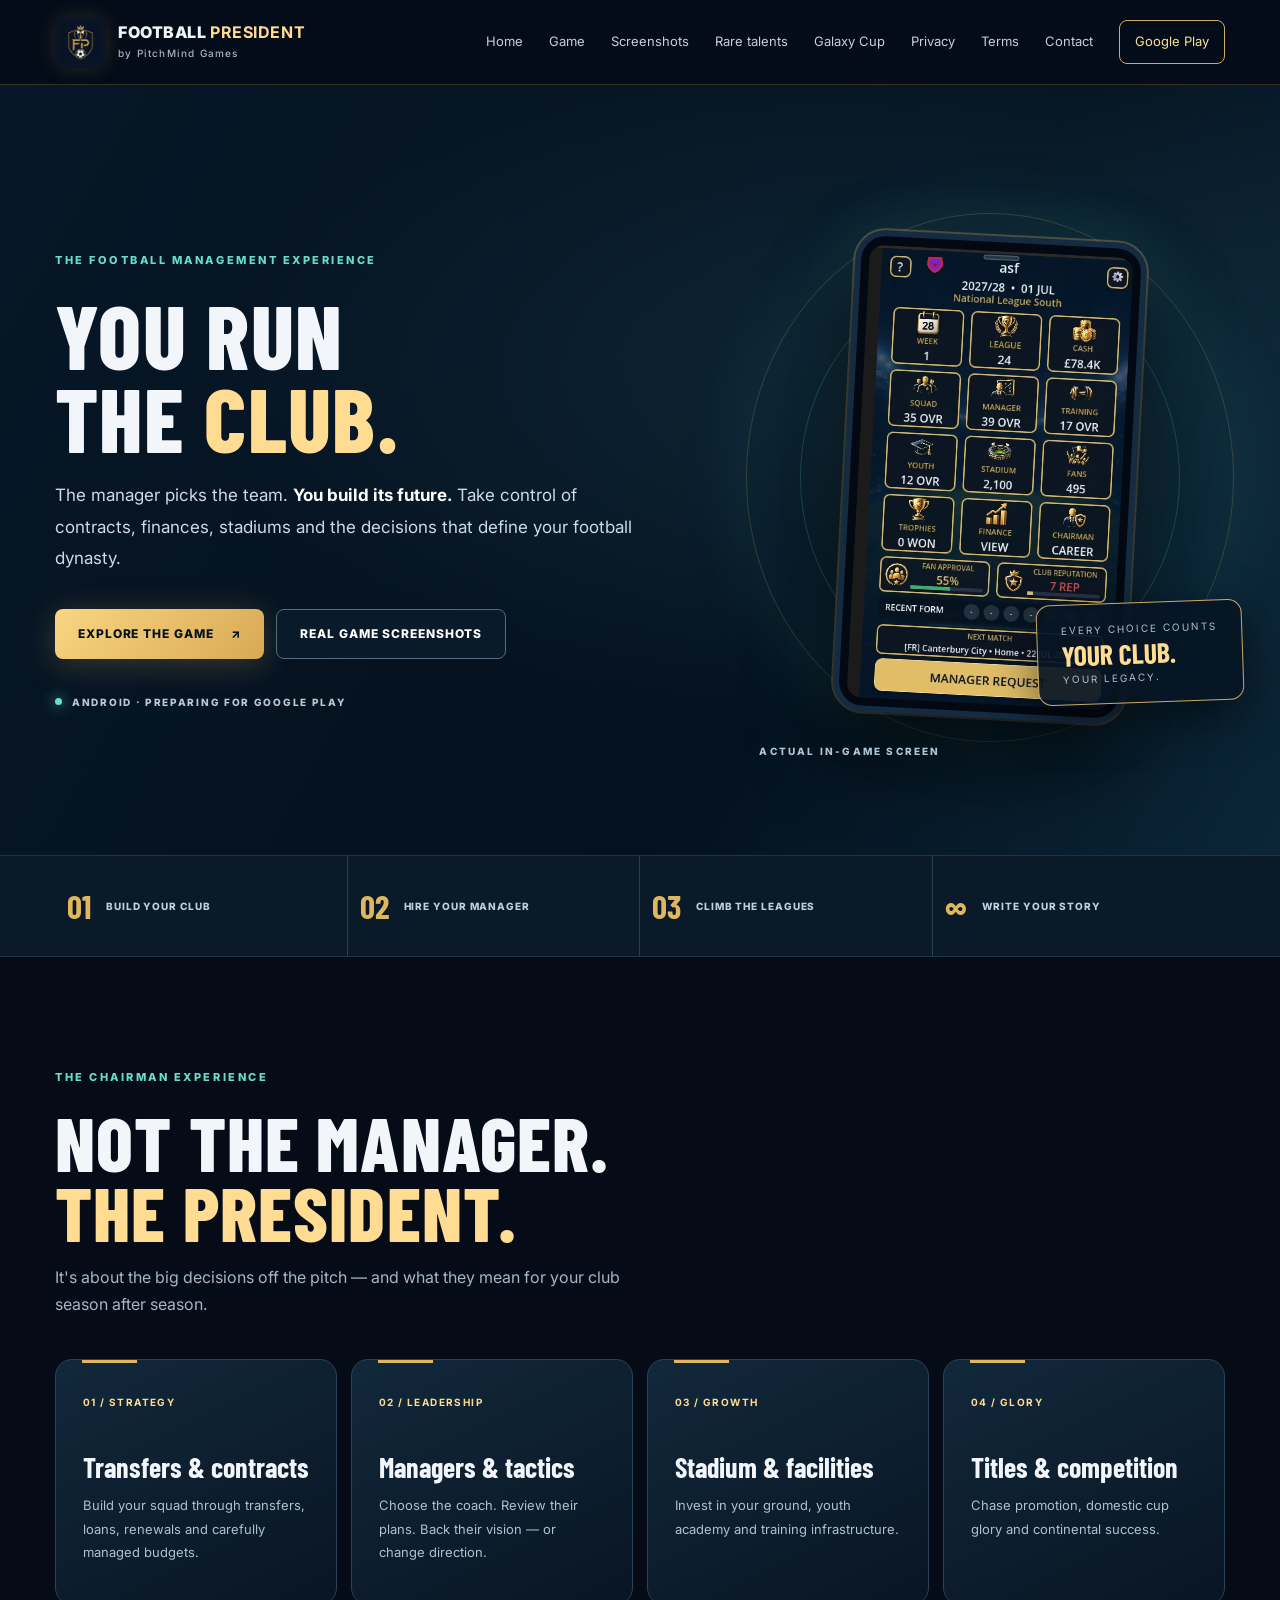
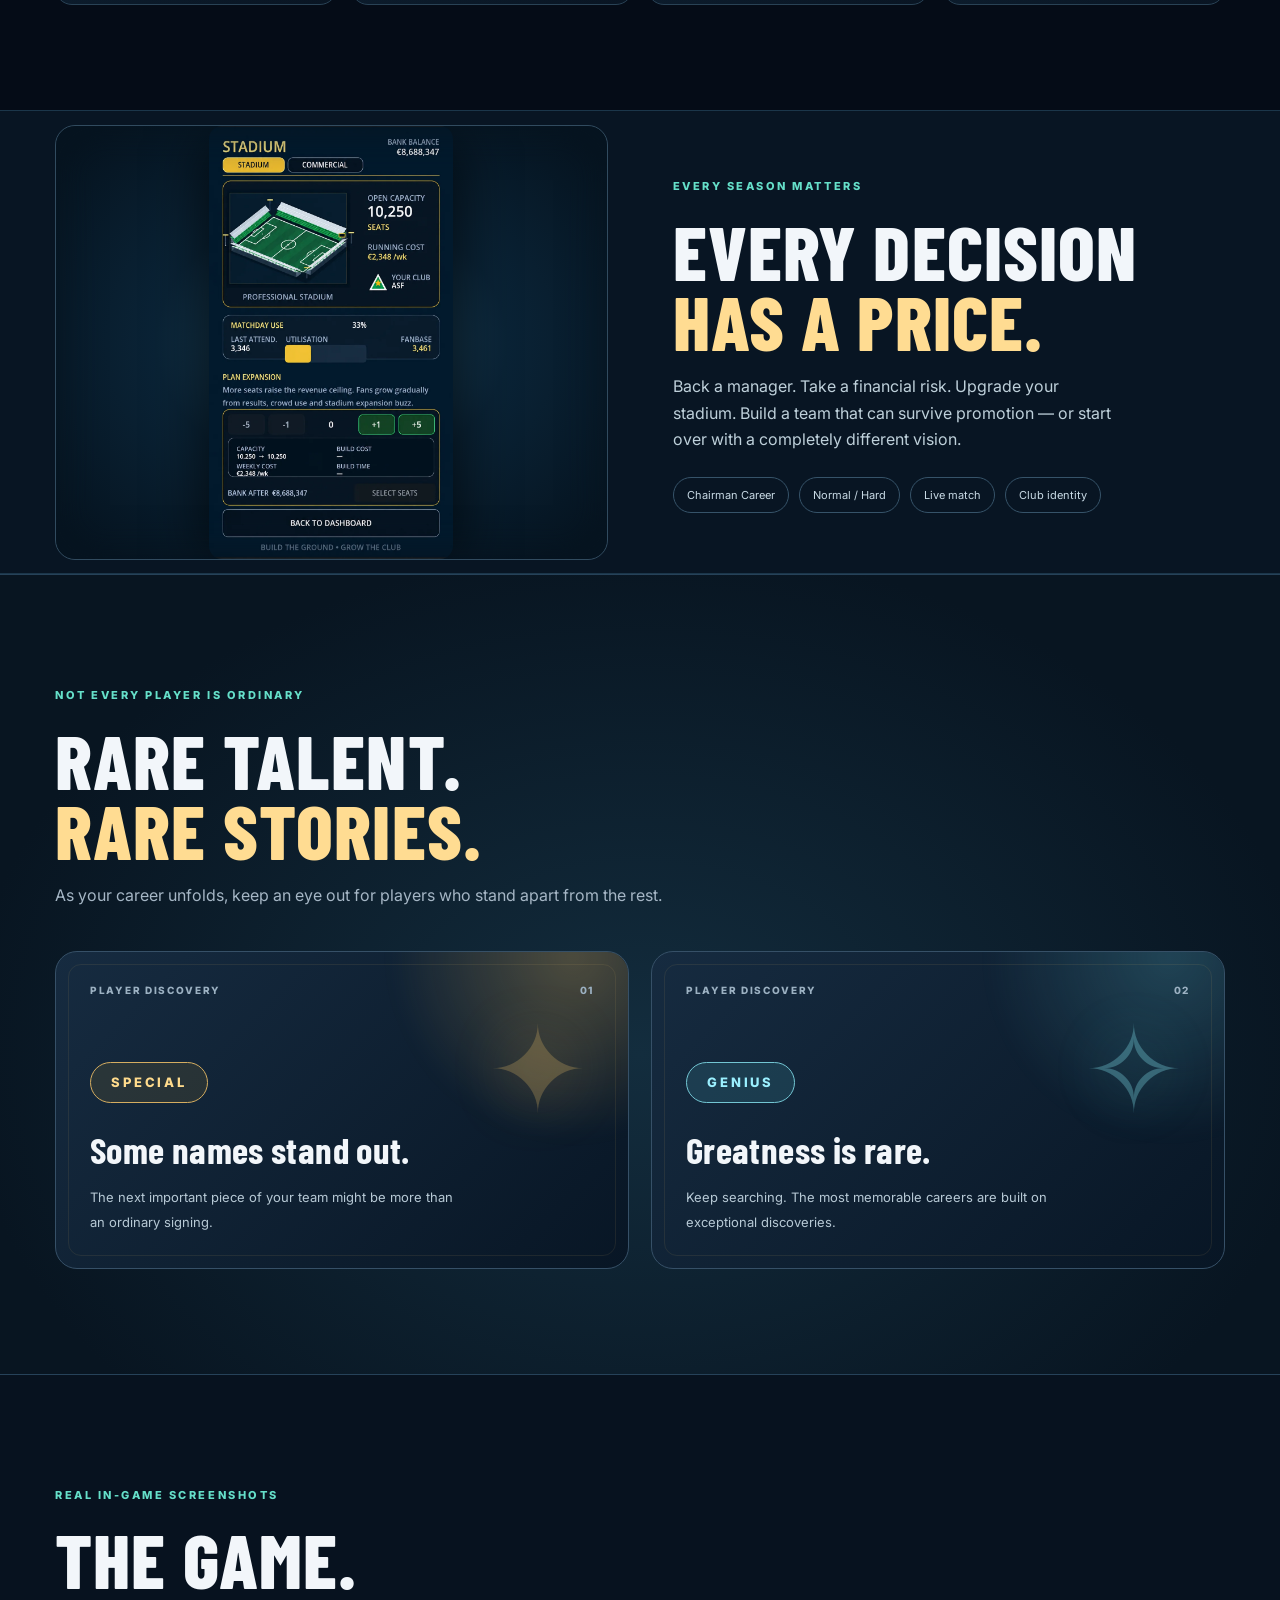
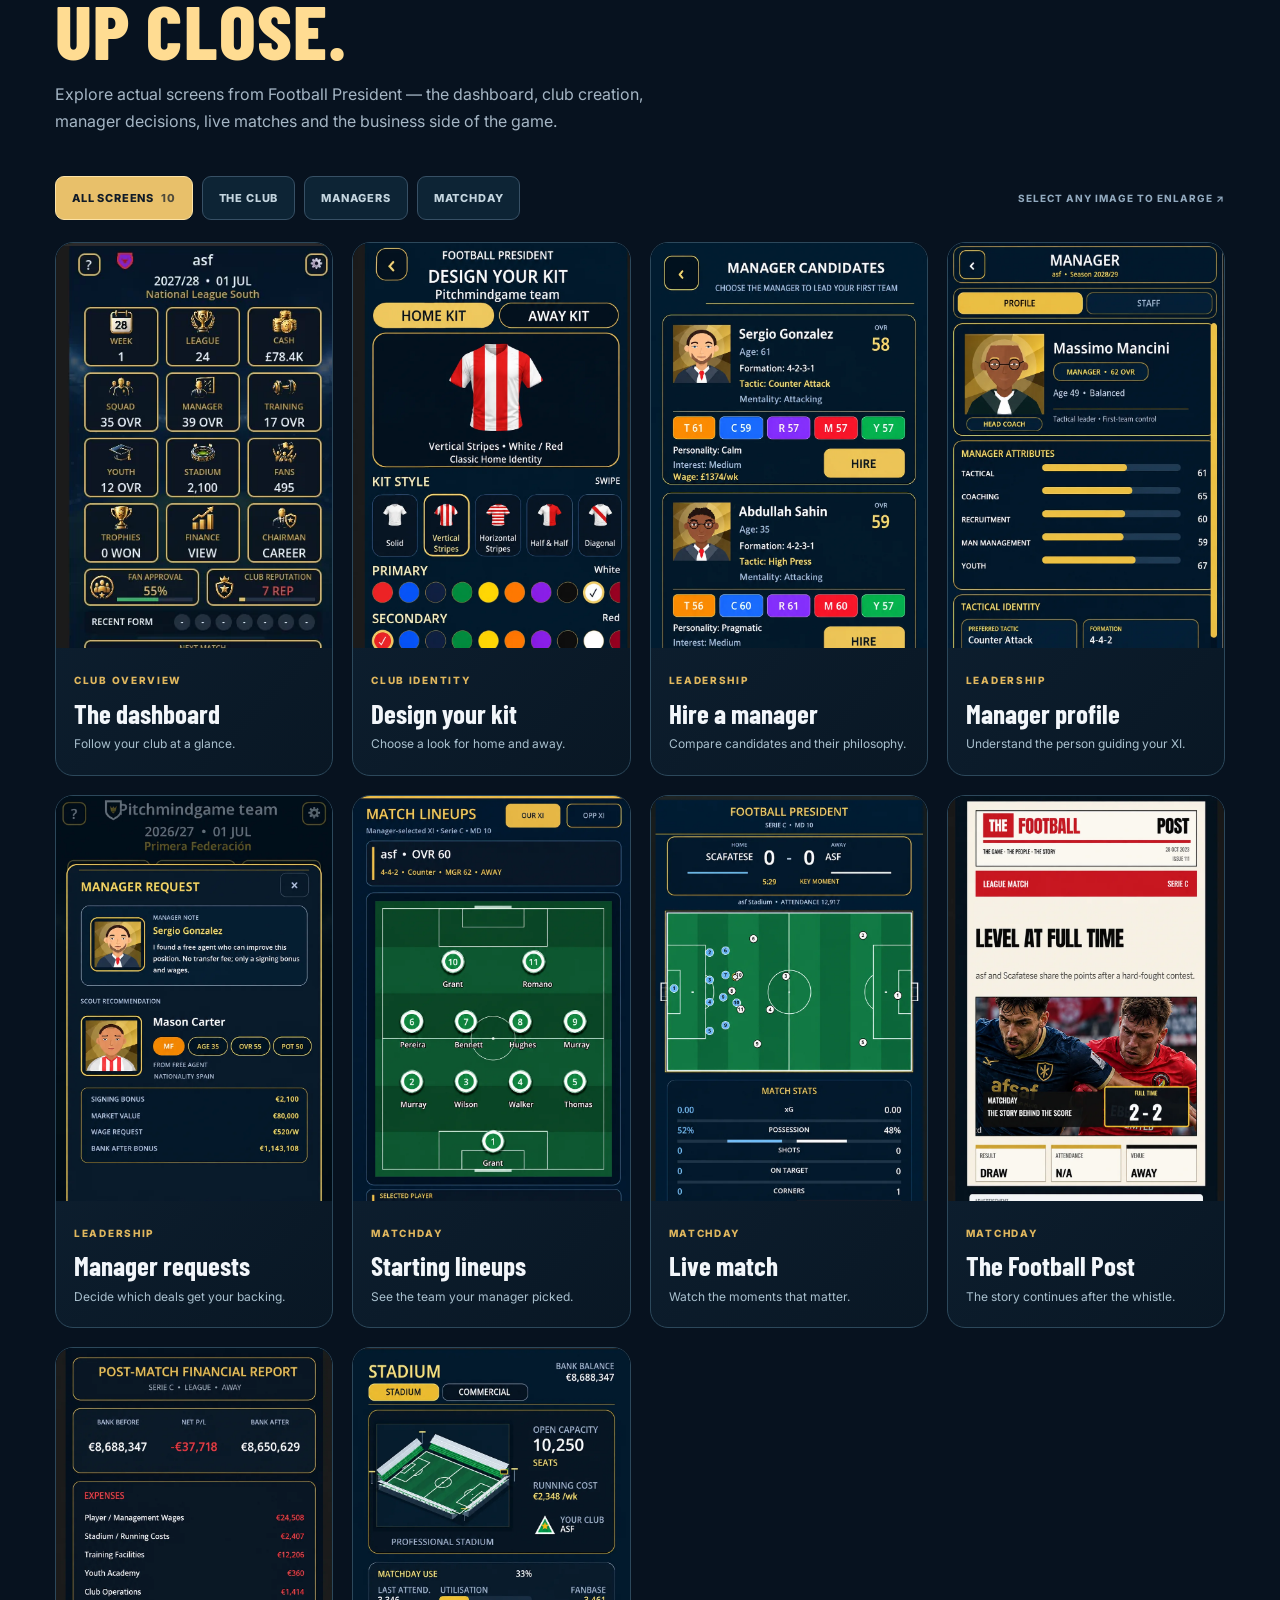
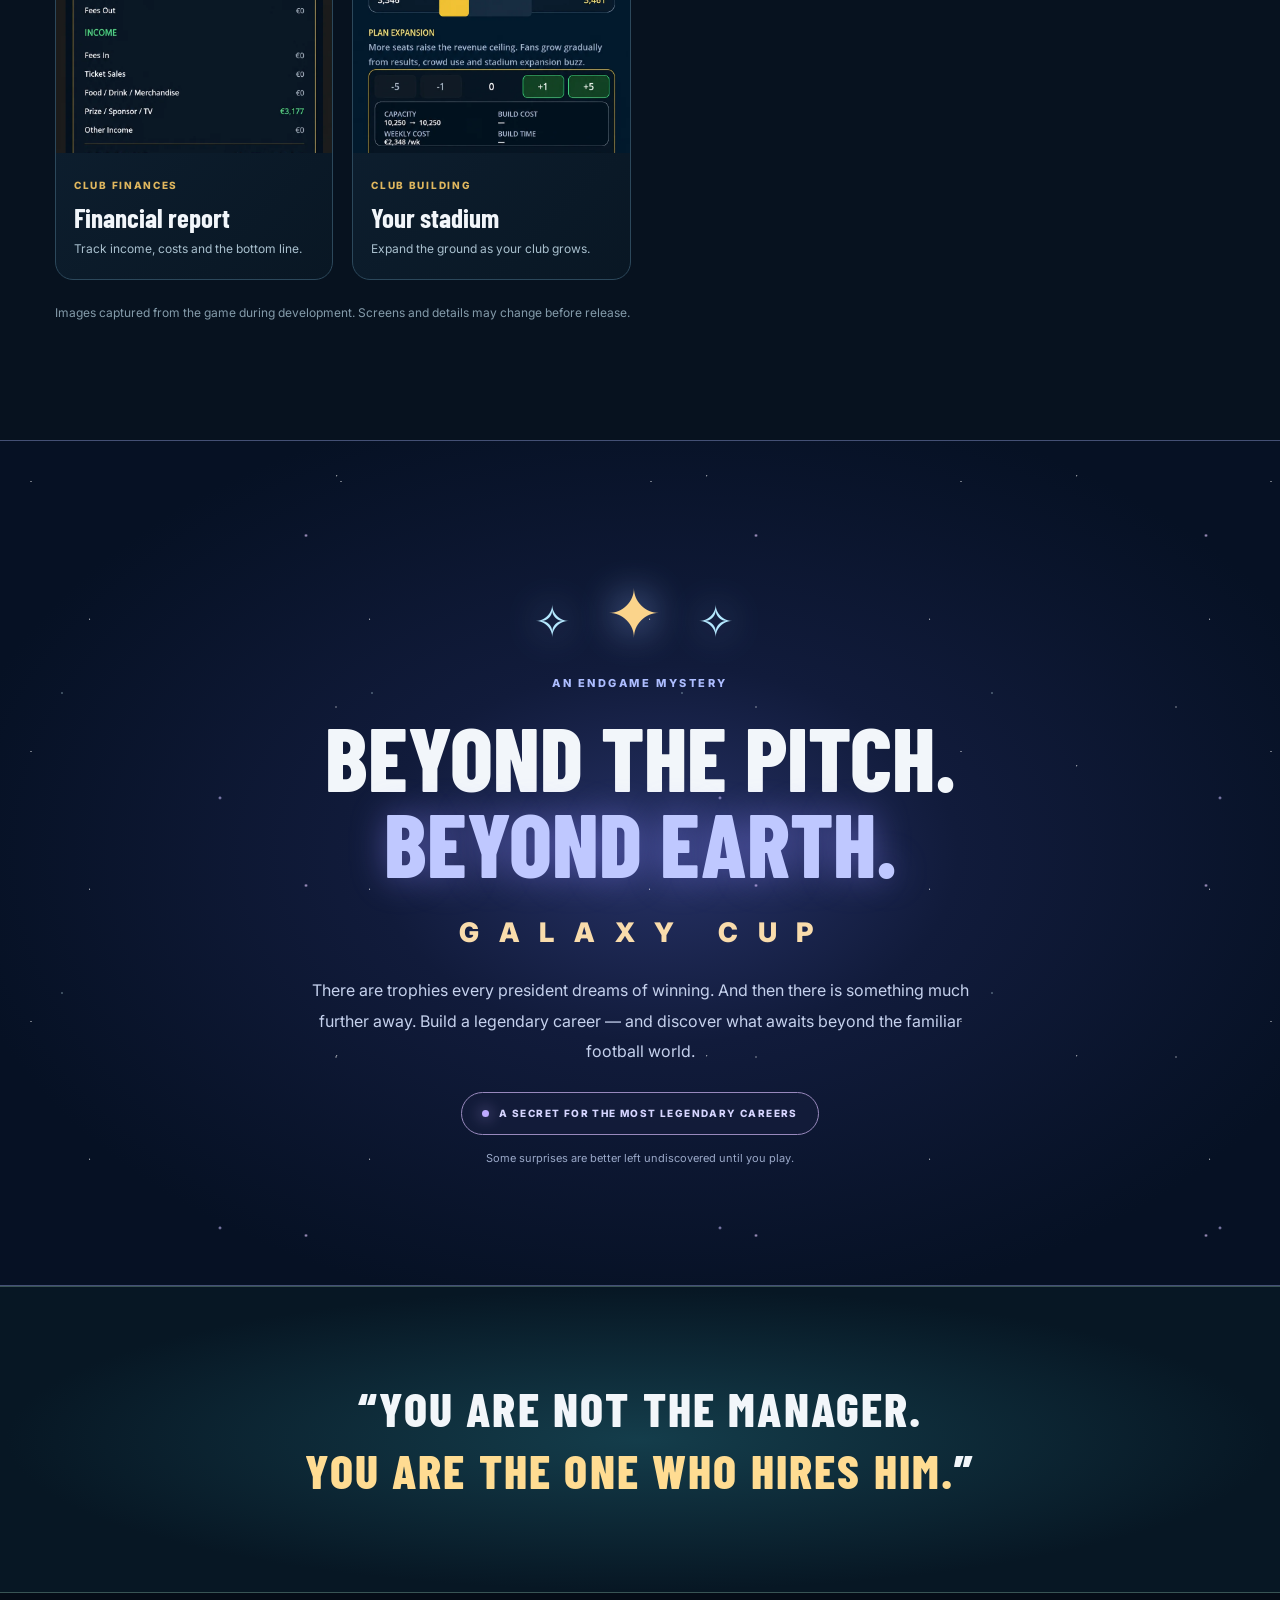
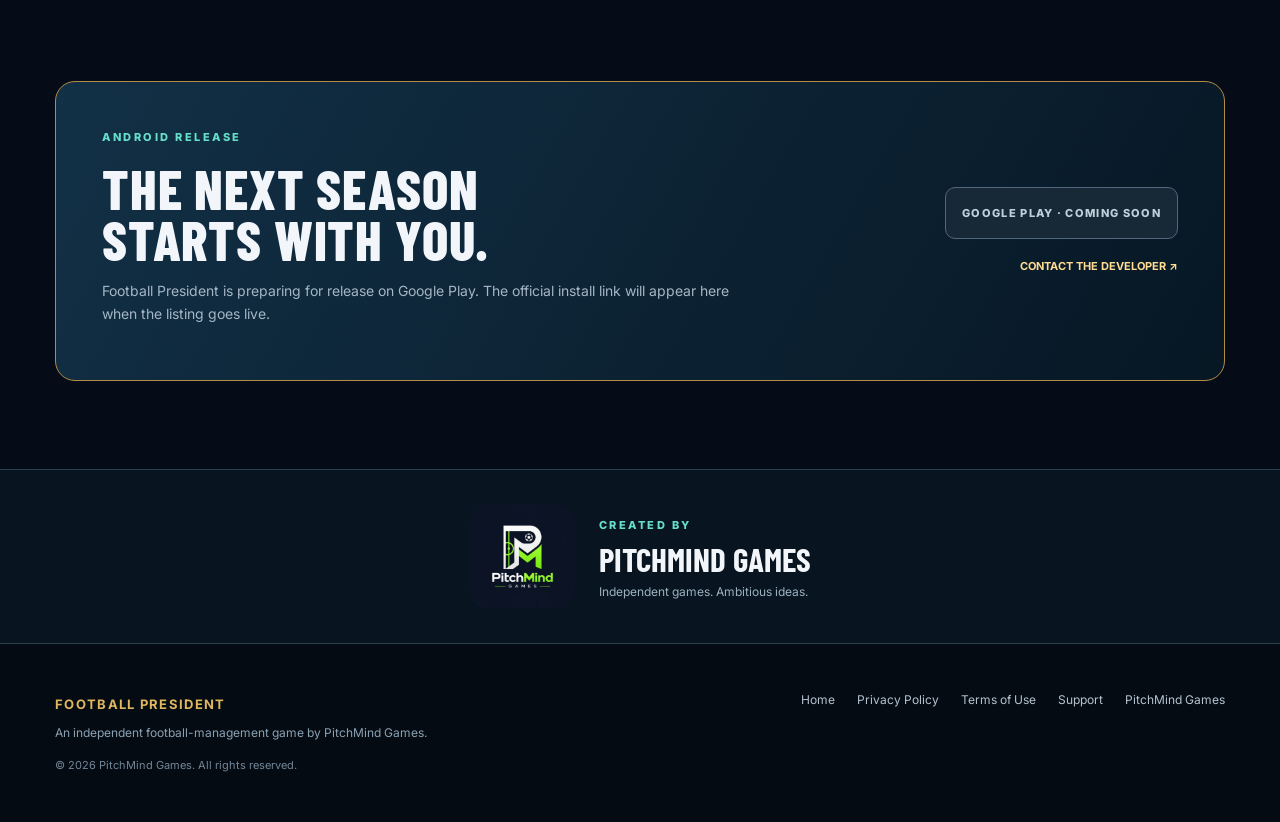
<file: index.html>
<!doctype html>
<html lang="en">
<head>
 <meta charset="UTF-8">
 <meta name="viewport" content="width=device-width, initial-scale=1">
 <meta name="theme-color" content="#050e1b">
 <meta name="author" content="PitchMind Games">
 <meta name="description" content="Football President is an Android football management game. Run the club, hire managers, manage transfers, build stadiums, discover rare talents and pursue a football legacy.">
 <link rel="icon" href="assets/football-president-icon.png">
 <link rel="stylesheet" href="css/styles.css">
 <title>Football President — Build the Club. Own the Future.</title>
</head>
<body>
 <header class="topbar">
  <div class="container nav">
   <a class="brand" href="index.html" aria-label="Football President home"><img src="assets/football-president-icon.png" alt=""><span>FOOTBALL <b>PRESIDENT</b><small>by PitchMind Games</small></span></a>
   <button type="button" class="mobile-menu" id="menuButton" aria-label="Toggle menu" aria-controls="siteNav" aria-expanded="false">☰</button>
   <nav id="siteNav" aria-label="Main navigation"><a href="index.html#home">Home</a><a href="index.html#features">Game</a><a href="index.html#screens">Screenshots</a><a href="index.html#secrets">Rare talents</a><a href="index.html#galaxy">Galaxy Cup</a><a href="privacy.html">Privacy</a><a href="terms.html">Terms</a><a href="contact.html">Contact</a><a class="nav-download" href="index.html#release">Google Play</a></nav>
  </div>
 </header>
 <main>
  <section class="hero" id="home"><div class="hero-bg" aria-hidden="true"></div>
   <div class="container hero-inner">
    <div class="hero-copy"><span class="eyebrow">THE FOOTBALL MANAGEMENT EXPERIENCE</span><h1>YOU RUN<br>THE <em>CLUB.</em></h1>
     <p class="intro">The manager picks the team. <strong>You build its future.</strong> Take control of contracts, finances, stadiums and the decisions that define your football dynasty.</p>
     <div class="hero-buttons"><a href="#features" class="btn btn-gold">EXPLORE THE GAME <span aria-hidden="true">↗</span></a><a href="#screens" class="btn btn-ghost">REAL GAME SCREENSHOTS</a></div>
     <div class="release-note"><span class="live-dot" aria-hidden="true"></span> ANDROID · PREPARING FOR GOOGLE PLAY</div>
    </div>
    <div class="hero-visual"><div class="hero-aura" aria-hidden="true"></div><div class="hero-phone"><div class="phone-camera" aria-hidden="true"></div><img src="assets/game-dashboard.webp" alt="Actual Football President Android dashboard showing the club's league, finances and career" width="372" height="639"></div><div class="float-box"><span>EVERY CHOICE COUNTS</span><strong>YOUR CLUB.</strong><small>YOUR LEGACY.</small></div><div class="hero-visual-label">ACTUAL IN-GAME SCREEN</div></div>
   </div>
  </section>
  <section class="stats" aria-label="Four pillars of the game"><div class="container stat-grid"><div><b>01</b><span>BUILD YOUR CLUB</span></div><div><b>02</b><span>HIRE YOUR MANAGER</span></div><div><b>03</b><span>CLIMB THE LEAGUES</span></div><div><b>∞</b><span>WRITE YOUR STORY</span></div></div></section>
  <section class="section" id="features"><div class="container">
   <div class="section-heading"><span class="eyebrow">THE CHAIRMAN EXPERIENCE</span><h2>NOT THE MANAGER.<br><em>THE PRESIDENT.</em></h2><p>It's about the big decisions off the pitch — and what they mean for your club season after season.</p></div>
   <div class="feature-grid"><article class="feature-card"><span class="feature-num">01 / STRATEGY</span><h3>Transfers &amp; contracts</h3><p>Build your squad through transfers, loans, renewals and carefully managed budgets.</p></article><article class="feature-card"><span class="feature-num">02 / LEADERSHIP</span><h3>Managers &amp; tactics</h3><p>Choose the coach. Review their plans. Back their vision — or change direction.</p></article><article class="feature-card"><span class="feature-num">03 / GROWTH</span><h3>Stadium &amp; facilities</h3><p>Invest in your ground, youth academy and training infrastructure.</p></article><article class="feature-card"><span class="feature-num">04 / GLORY</span><h3>Titles &amp; competition</h3><p>Chase promotion, domestic cup glory and continental success.</p></article></div>
  </div></section>
  <section class="spotlight"><div class="container spotlight-grid"><div class="spotlight-picture"><img src="assets/game-stadium.webp" alt="Actual stadium management screen from Football President"><div class="picture-fade" aria-hidden="true"></div></div><div class="spotlight-copy"><span class="eyebrow">EVERY SEASON MATTERS</span><h2>EVERY DECISION<br><em>HAS A PRICE.</em></h2><p>Back a manager. Take a financial risk. Upgrade your stadium. Build a team that can survive promotion — or start over with a completely different vision.</p><div class="pills"><span>Chairman Career</span><span>Normal / Hard</span><span>Live match</span><span>Club identity</span></div></div></div></section>
  <section class="section rarity-section" id="secrets"><div class="container">
   <div class="section-heading"><span class="eyebrow">NOT EVERY PLAYER IS ORDINARY</span><h2>RARE TALENT.<br><em>RARE STORIES.</em></h2><p>As your career unfolds, keep an eye out for players who stand apart from the rest.</p></div>
   <div class="rarity-grid">
    <article class="rarity-card special-card"><span class="rarity-top">PLAYER DISCOVERY <span>01</span></span><div class="rarity-symbol" aria-hidden="true">✦</div><span class="rarity-tag">SPECIAL</span><h3>Some names stand out.</h3><p>The next important piece of your team might be more than an ordinary signing.</p></article>
    <article class="rarity-card genius-card"><span class="rarity-top">PLAYER DISCOVERY <span>02</span></span><div class="rarity-symbol" aria-hidden="true">✧</div><span class="rarity-tag">GENIUS</span><h3>Greatness is rare.</h3><p>Keep searching. The most memorable careers are built on exceptional discoveries.</p></article>
   </div>
  </div></section>
  <section class="section screens-section" id="screens"><div class="container">
   <div class="section-heading"><span class="eyebrow">REAL IN-GAME SCREENSHOTS</span><h2>THE GAME.<br><em>UP CLOSE.</em></h2><p>Explore actual screens from Football President — the dashboard, club creation, manager decisions, live matches and the business side of the game.</p></div>
   <div class="gallery-toolbar" aria-label="Screenshot categories"><div class="gallery-filters" role="group" aria-label="Filter screenshots"><button type="button" class="filter-button active" data-filter="all" aria-pressed="true">ALL SCREENS <span>10</span></button><button type="button" class="filter-button" data-filter="club" aria-pressed="false">THE CLUB</button><button type="button" class="filter-button" data-filter="people" aria-pressed="false">MANAGERS</button><button type="button" class="filter-button" data-filter="match" aria-pressed="false">MATCHDAY</button></div><span class="gallery-tip">SELECT ANY IMAGE TO ENLARGE <span aria-hidden="true">↗</span></span></div>
   <div class="screenshot-grid" id="screenshotGrid">
<article class="shot-card" data-category="club">
   <button type="button" class="shot-view" data-gallery-index="0" data-image="assets/game-dashboard.webp" data-title="The dashboard" aria-label="Expand screenshot: The dashboard">
    <span class="shot-image"><img src="assets/game-dashboard.webp" alt="Football President dashboard with club balance and season overview" decoding="async"><span class="shot-hover" aria-hidden="true">VIEW FULL SCREEN <span>↗</span></span></span>
   </button><div class="shot-copy"><span>Club overview</span><h3>The dashboard</h3><p>Follow your club at a glance.</p></div>
  </article>
<article class="shot-card" data-category="club">
   <button type="button" class="shot-view" data-gallery-index="1" data-image="assets/game-kit-designer.webp" data-title="Design your kit" aria-label="Expand screenshot: Design your kit">
    <span class="shot-image"><img src="assets/game-kit-designer.webp" alt="Football President home kit design screen with striped jersey and selectable colors" decoding="async"><span class="shot-hover" aria-hidden="true">VIEW FULL SCREEN <span>↗</span></span></span>
   </button><div class="shot-copy"><span>Club identity</span><h3>Design your kit</h3><p>Choose a look for home and away.</p></div>
  </article>
<article class="shot-card" data-category="people">
   <button type="button" class="shot-view" data-gallery-index="2" data-image="assets/game-manager-candidates.webp" data-title="Hire a manager" aria-label="Expand screenshot: Hire a manager">
    <span class="shot-image"><img src="assets/game-manager-candidates.webp" alt="Football President manager candidates screen" decoding="async"><span class="shot-hover" aria-hidden="true">VIEW FULL SCREEN <span>↗</span></span></span>
   </button><div class="shot-copy"><span>Leadership</span><h3>Hire a manager</h3><p>Compare candidates and their philosophy.</p></div>
  </article>
<article class="shot-card" data-category="people">
   <button type="button" class="shot-view" data-gallery-index="3" data-image="assets/game-manager-profile.webp" data-title="Manager profile" aria-label="Expand screenshot: Manager profile">
    <span class="shot-image"><img src="assets/game-manager-profile.webp" alt="Football President manager profile with tactics and attributes" decoding="async"><span class="shot-hover" aria-hidden="true">VIEW FULL SCREEN <span>↗</span></span></span>
   </button><div class="shot-copy"><span>Leadership</span><h3>Manager profile</h3><p>Understand the person guiding your XI.</p></div>
  </article>
<article class="shot-card" data-category="people">
   <button type="button" class="shot-view" data-gallery-index="4" data-image="assets/game-manager-request.webp" data-title="Manager requests" aria-label="Expand screenshot: Manager requests">
    <span class="shot-image"><img src="assets/game-manager-request.webp" alt="Football President manager recruitment proposal screen" decoding="async"><span class="shot-hover" aria-hidden="true">VIEW FULL SCREEN <span>↗</span></span></span>
   </button><div class="shot-copy"><span>Leadership</span><h3>Manager requests</h3><p>Decide which deals get your backing.</p></div>
  </article>
<article class="shot-card" data-category="match">
   <button type="button" class="shot-view" data-gallery-index="5" data-image="assets/game-match-lineups.webp" data-title="Starting lineups" aria-label="Expand screenshot: Starting lineups">
    <span class="shot-image"><img src="assets/game-match-lineups.webp" alt="Football President tactical lineup display" decoding="async"><span class="shot-hover" aria-hidden="true">VIEW FULL SCREEN <span>↗</span></span></span>
   </button><div class="shot-copy"><span>Matchday</span><h3>Starting lineups</h3><p>See the team your manager picked.</p></div>
  </article>
<article class="shot-card" data-category="match">
   <button type="button" class="shot-view" data-gallery-index="6" data-image="assets/game-live-match.webp" data-title="Live match" aria-label="Expand screenshot: Live match">
    <span class="shot-image"><img src="assets/game-live-match.webp" alt="Football President live match playfield and match statistics" decoding="async"><span class="shot-hover" aria-hidden="true">VIEW FULL SCREEN <span>↗</span></span></span>
   </button><div class="shot-copy"><span>Matchday</span><h3>Live match</h3><p>Watch the moments that matter.</p></div>
  </article>
<article class="shot-card" data-category="match">
   <button type="button" class="shot-view" data-gallery-index="7" data-image="assets/game-football-post.webp" data-title="The Football Post" aria-label="Expand screenshot: The Football Post">
    <span class="shot-image"><img src="assets/game-football-post.webp" alt="Football President post-match newspaper screen" decoding="async"><span class="shot-hover" aria-hidden="true">VIEW FULL SCREEN <span>↗</span></span></span>
   </button><div class="shot-copy"><span>Matchday</span><h3>The Football Post</h3><p>The story continues after the whistle.</p></div>
  </article>
<article class="shot-card" data-category="club">
   <button type="button" class="shot-view" data-gallery-index="8" data-image="assets/game-postmatch-finances.webp" data-title="Financial report" aria-label="Expand screenshot: Financial report">
    <span class="shot-image"><img src="assets/game-postmatch-finances.webp" alt="Football President post-match financial report" decoding="async"><span class="shot-hover" aria-hidden="true">VIEW FULL SCREEN <span>↗</span></span></span>
   </button><div class="shot-copy"><span>Club finances</span><h3>Financial report</h3><p>Track income, costs and the bottom line.</p></div>
  </article>
<article class="shot-card" data-category="club">
   <button type="button" class="shot-view" data-gallery-index="9" data-image="assets/game-stadium.webp" data-title="Your stadium" aria-label="Expand screenshot: Your stadium">
    <span class="shot-image"><img src="assets/game-stadium.webp" alt="Football President stadium management screen" decoding="async"><span class="shot-hover" aria-hidden="true">VIEW FULL SCREEN <span>↗</span></span></span>
   </button><div class="shot-copy"><span>Club building</span><h3>Your stadium</h3><p>Expand the ground as your club grows.</p></div>
  </article>
   </div><p class="gallery-caption">Images captured from the game during development. Screens and details may change before release.</p>
  </div></section>
  <section class="galaxy-teaser" id="galaxy"><div class="galaxy-stars" aria-hidden="true"></div><div class="container galaxy-content"><div class="galaxy-mark" aria-hidden="true">✧ <span>✦</span> ✧</div><span class="eyebrow galaxy-eyebrow">AN ENDGAME MYSTERY</span><h2>BEYOND THE PITCH.<br><em>BEYOND EARTH.</em></h2><div class="galaxy-title">G A L A X Y &nbsp; C U P</div><p>There are trophies every president dreams of winning. And then there is something much further away. Build a legendary career — and discover what awaits beyond the familiar football world.</p><span class="galaxy-secret"><span class="secret-dot" aria-hidden="true"></span> A SECRET FOR THE MOST LEGENDARY CAREERS</span><small>Some surprises are better left undiscovered until you play.</small></div></section>
  <section class="statement"><div class="container"><p>“YOU ARE NOT THE MANAGER.<br><em>YOU ARE THE ONE WHO HIRES HIM.</em>”</p></div></section>
  <section class="section launch" id="release"><div class="container launch-box"><div><span class="eyebrow">ANDROID RELEASE</span><h2>THE NEXT SEASON<br>STARTS WITH YOU.</h2><p>Football President is preparing for release on Google Play. The official install link will appear here when the listing goes live.</p></div><div class="launch-action"><span class="pending">GOOGLE PLAY · COMING SOON</span><a href="contact.html">CONTACT THE DEVELOPER ↗</a></div></div></section>
  <section class="developer-strip"><div class="container developer-inner"><img src="assets/pitchmind-games-logo.webp" alt="PitchMind Games logo"><div><span class="eyebrow">CREATED BY</span><h2>PITCHMIND GAMES</h2><p>Independent games. Ambitious ideas.</p></div></div></section>
 </main>
 <footer class="site-footer"><div class="container footer-inner"><div><strong>FOOTBALL PRESIDENT</strong><p>An independent football-management game by PitchMind Games.</p><small>© <span id="year"></span> PitchMind Games. All rights reserved.</small></div><div class="footer-menu"><a href="index.html">Home</a><a href="privacy.html">Privacy Policy</a><a href="terms.html">Terms of Use</a><a href="contact.html">Support</a><a href="https://flavjoshabani90.github.io/" rel="noopener noreferrer" target="_blank">PitchMind Games</a></div></div></footer>
 <dialog class="image-lightbox" id="imageLightbox" aria-label="Game screenshot viewer"><div class="lightbox-top"><p class="lightbox-counter" id="lightboxCounter"></p><button type="button" id="closeLightbox" class="lightbox-close" aria-label="Close screenshot">✕</button></div><div class="lightbox-body"><button type="button" class="lightbox-nav previous" id="previousImage" aria-label="Previous screenshot">‹</button><img id="lightboxImage" alt="Game screenshot"><button type="button" class="lightbox-nav next" id="nextImage" aria-label="Next screenshot">›</button></div><p class="lightbox-title" id="lightboxTitle"></p><p class="lightbox-hint">Swipe or use ← → to browse · Esc to close</p></dialog>
 <script src="js/site.js"></script>
</body></html>
</file>
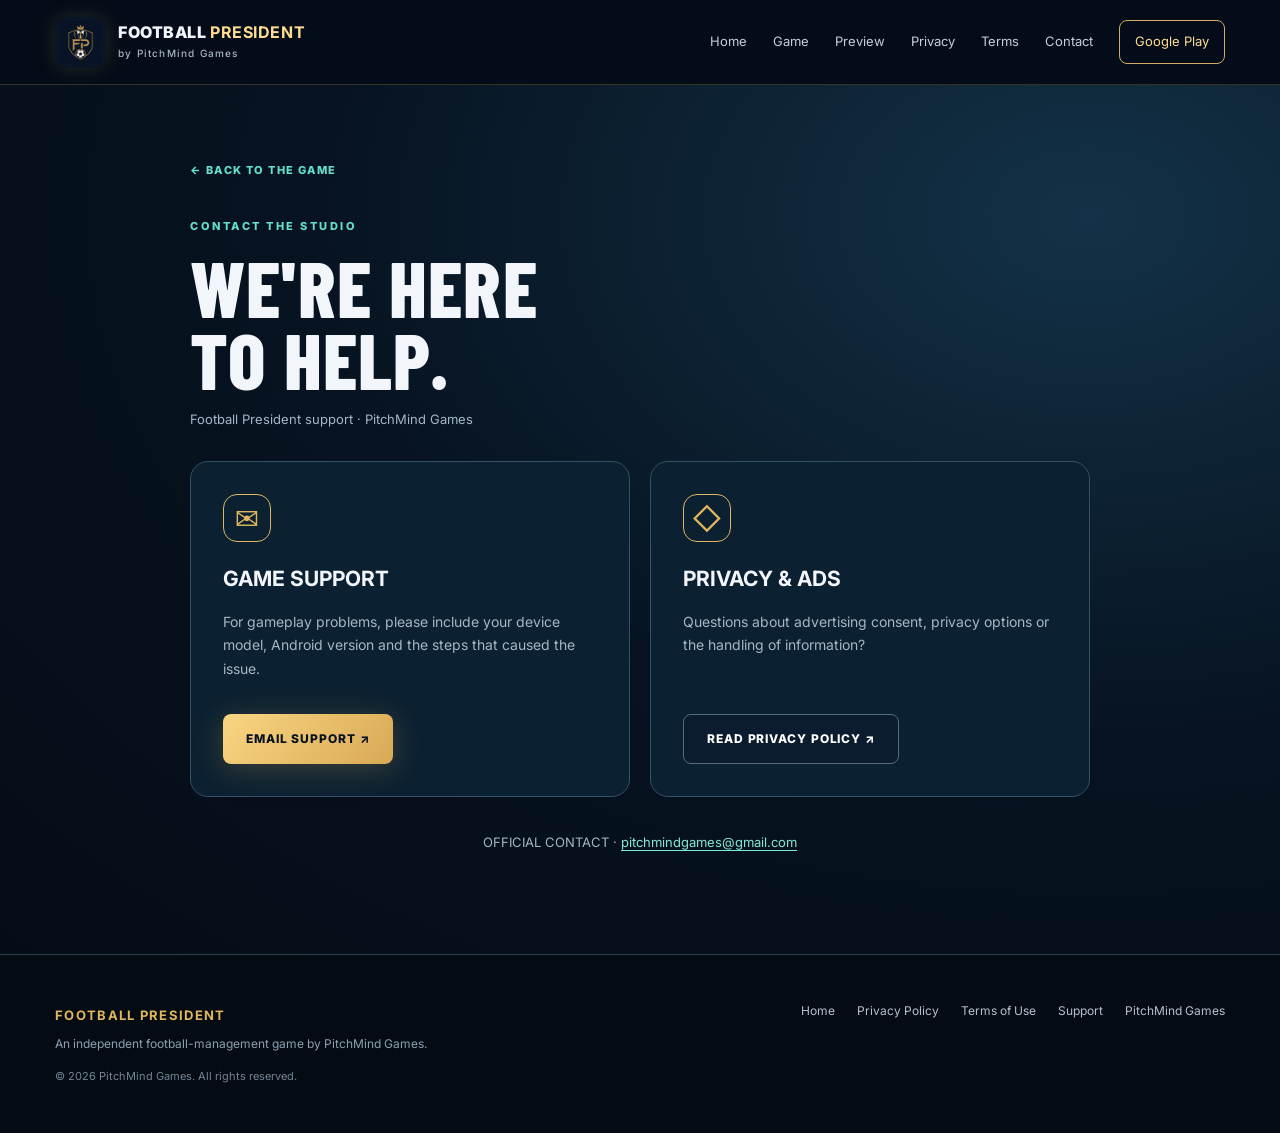
<file: contact.html>
<!doctype html><html lang="en"><head><meta charset="UTF-8"><meta name="viewport" content="width=device-width,initial-scale=1"><meta name="theme-color" content="#050e1b"><meta name="author" content="PitchMind Games"><link rel="icon" href="assets/football-president-icon.png"><link rel="stylesheet" href="css/styles.css"><title>Contact — Football President</title><meta name="description" content="Contact the Football President developer for support and privacy requests."></head><body><header class="topbar"><div class="container nav"><a class="brand" href="index.html" aria-label="Football President home"><img src="assets/football-president-icon.png" alt="Football President icon"><span>FOOTBALL <b>PRESIDENT</b><small>by PitchMind Games</small></span></a><button class="mobile-menu" id="menuButton" aria-label="Toggle menu" aria-expanded="false">☰</button><nav id="siteNav"><a href="index.html">Home</a><a href="index.html#features">Game</a><a href="index.html#screens">Preview</a><a href="privacy.html">Privacy</a><a href="terms.html">Terms</a><a href="contact.html">Contact</a><a class="nav-download" href="index.html#release">Google Play</a></nav></div></header><main class="legal-page"><div class="container narrow"><a href="index.html" class="back-link">← BACK TO THE GAME</a><div class="legal-heading"><span class="eyebrow">CONTACT THE STUDIO</span><h1>WE'RE HERE<br>TO HELP.</h1><p>Football President support · PitchMind Games</p></div><div class="contact-grid"><section class="contact-card"><div class="contact-symbol">✉</div><h2>GAME SUPPORT</h2><p>For gameplay problems, please include your device model, Android version and the steps that caused the issue.</p><a class="btn btn-gold" href="mailto:pitchmindgames@gmail.com?subject=Football%20President%20Support">EMAIL SUPPORT ↗</a></section><section class="contact-card"><div class="contact-symbol">◇</div><h2>PRIVACY & ADS</h2><p>Questions about advertising consent, privacy options or the handling of information?</p><a class="btn btn-ghost" href="privacy.html">READ PRIVACY POLICY ↗</a></section></div><div class="contact-bottom">OFFICIAL CONTACT · <a href="mailto:pitchmindgames@gmail.com">pitchmindgames@gmail.com</a></div></div></main><footer class="site-footer"><div class="container footer-inner"><div><strong>FOOTBALL PRESIDENT</strong><p>An independent football-management game by PitchMind Games.</p><small>© <span id="year"></span> PitchMind Games. All rights reserved.</small></div><div class="footer-menu"><a href="index.html">Home</a><a href="privacy.html">Privacy Policy</a><a href="terms.html">Terms of Use</a><a href="contact.html">Support</a><a href="https://flavjoshabani90.github.io/" rel="noopener noreferrer" target="_blank">PitchMind Games</a></div></div></footer><script src="js/site.js"></script></body></html>
</file>
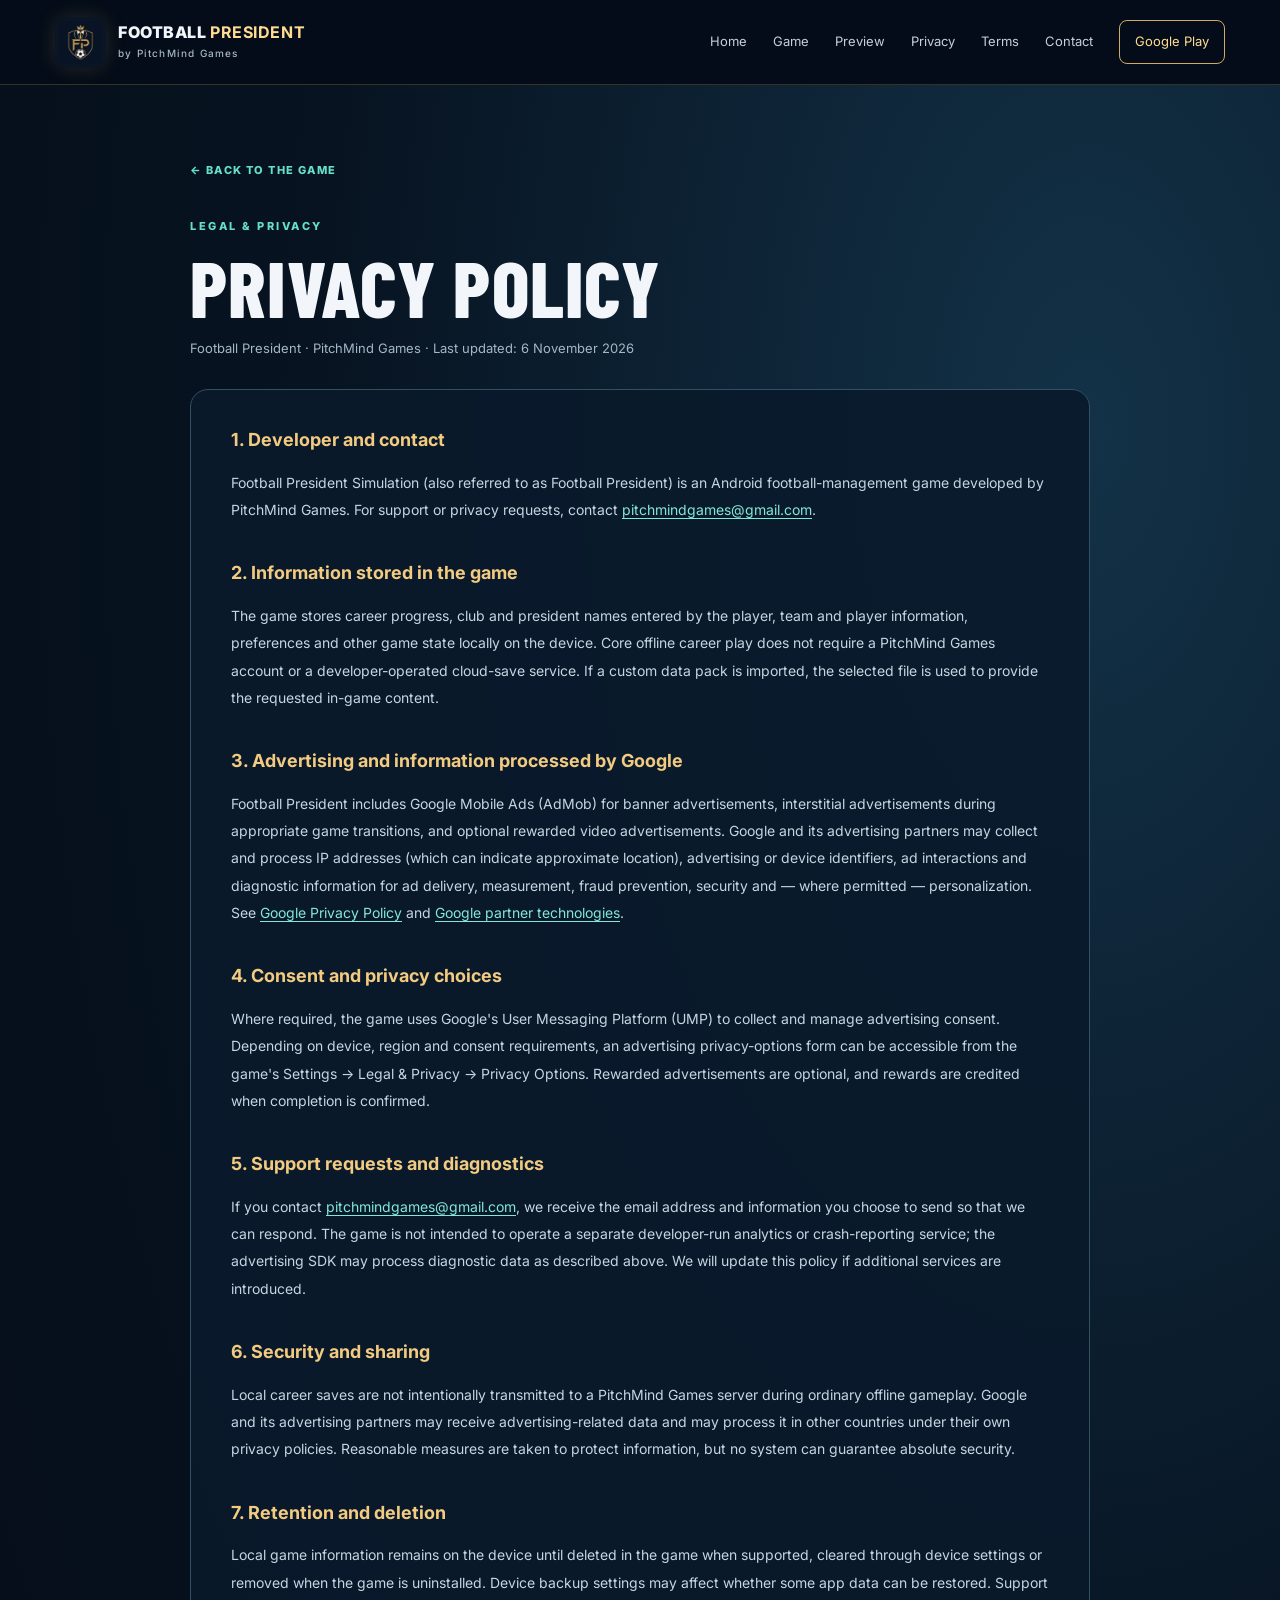
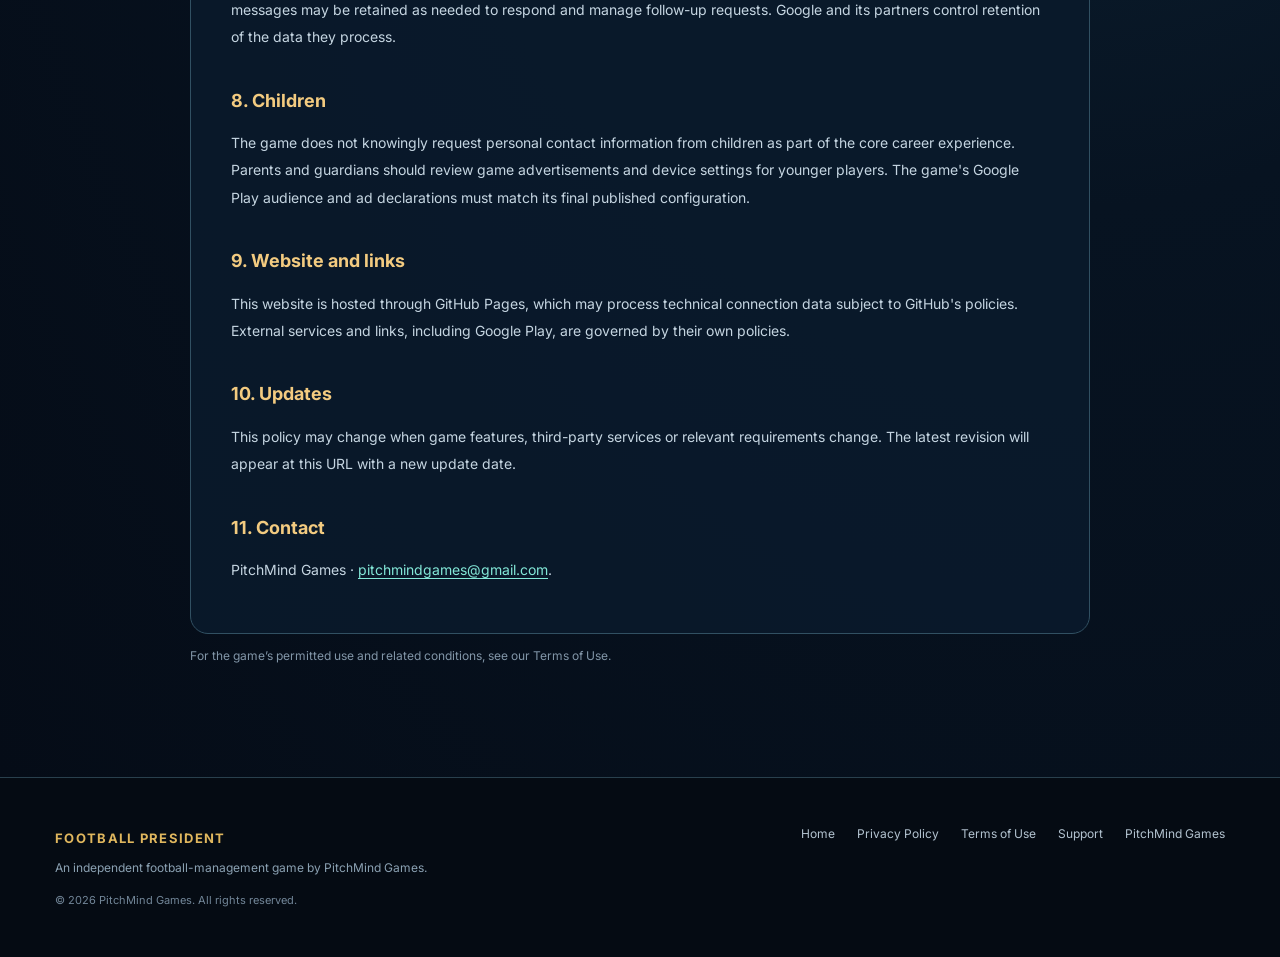
<file: privacy.html>
<!doctype html><html lang="en"><head><meta charset="UTF-8"><meta name="viewport" content="width=device-width,initial-scale=1"><meta name="theme-color" content="#050e1b"><meta name="author" content="PitchMind Games"><link rel="icon" href="assets/football-president-icon.png"><link rel="stylesheet" href="css/styles.css"><title>Privacy Policy — Football President</title><meta name="description" content="Privacy Policy for Football President Android game by PitchMind Games."></head><body><header class="topbar"><div class="container nav"><a class="brand" href="index.html" aria-label="Football President home"><img src="assets/football-president-icon.png" alt="Football President icon"><span>FOOTBALL <b>PRESIDENT</b><small>by PitchMind Games</small></span></a><button class="mobile-menu" id="menuButton" aria-label="Toggle menu" aria-expanded="false">☰</button><nav id="siteNav"><a href="index.html">Home</a><a href="index.html#features">Game</a><a href="index.html#screens">Preview</a><a href="privacy.html">Privacy</a><a href="terms.html">Terms</a><a href="contact.html">Contact</a><a class="nav-download" href="index.html#release">Google Play</a></nav></div></header><main class="legal-page"><div class="container narrow"><a class="back-link" href="index.html">← BACK TO THE GAME</a><div class="legal-heading"><span class="eyebrow">LEGAL & PRIVACY</span><h1>PRIVACY POLICY</h1><p>Football President · PitchMind Games · Last updated: 6 November 2026</p></div><article class="legal-panel">
<h2>1. Developer and contact</h2><p>Football President Simulation (also referred to as Football President) is an Android football-management game developed by PitchMind Games. For support or privacy requests, contact <a href="mailto:pitchmindgames@gmail.com">pitchmindgames@gmail.com</a>.</p>
<h2>2. Information stored in the game</h2><p>The game stores career progress, club and president names entered by the player, team and player information, preferences and other game state locally on the device. Core offline career play does not require a PitchMind Games account or a developer-operated cloud-save service. If a custom data pack is imported, the selected file is used to provide the requested in-game content.</p>
<h2>3. Advertising and information processed by Google</h2><p>Football President includes Google Mobile Ads (AdMob) for banner advertisements, interstitial advertisements during appropriate game transitions, and optional rewarded video advertisements. Google and its advertising partners may collect and process IP addresses (which can indicate approximate location), advertising or device identifiers, ad interactions and diagnostic information for ad delivery, measurement, fraud prevention, security and — where permitted — personalization. See <a href="https://policies.google.com/privacy" target="_blank" rel="noopener noreferrer">Google Privacy Policy</a> and <a href="https://policies.google.com/technologies/partner-sites" target="_blank" rel="noopener noreferrer">Google partner technologies</a>.</p>
<h2>4. Consent and privacy choices</h2><p>Where required, the game uses Google's User Messaging Platform (UMP) to collect and manage advertising consent. Depending on device, region and consent requirements, an advertising privacy-options form can be accessible from the game's Settings → Legal &amp; Privacy → Privacy Options. Rewarded advertisements are optional, and rewards are credited when completion is confirmed.</p>
<h2>5. Support requests and diagnostics</h2><p>If you contact <a href="mailto:pitchmindgames@gmail.com">pitchmindgames@gmail.com</a>, we receive the email address and information you choose to send so that we can respond. The game is not intended to operate a separate developer-run analytics or crash-reporting service; the advertising SDK may process diagnostic data as described above. We will update this policy if additional services are introduced.</p>
<h2>6. Security and sharing</h2><p>Local career saves are not intentionally transmitted to a PitchMind Games server during ordinary offline gameplay. Google and its advertising partners may receive advertising-related data and may process it in other countries under their own privacy policies. Reasonable measures are taken to protect information, but no system can guarantee absolute security.</p>
<h2>7. Retention and deletion</h2><p>Local game information remains on the device until deleted in the game when supported, cleared through device settings or removed when the game is uninstalled. Device backup settings may affect whether some app data can be restored. Support messages may be retained as needed to respond and manage follow-up requests. Google and its partners control retention of the data they process.</p>
<h2>8. Children</h2><p>The game does not knowingly request personal contact information from children as part of the core career experience. Parents and guardians should review game advertisements and device settings for younger players. The game's Google Play audience and ad declarations must match its final published configuration.</p>
<h2>9. Website and links</h2><p>This website is hosted through GitHub Pages, which may process technical connection data subject to GitHub's policies. External services and links, including Google Play, are governed by their own policies.</p>
<h2>10. Updates</h2><p>This policy may change when game features, third-party services or relevant requirements change. The latest revision will appear at this URL with a new update date.</p>
<h2>11. Contact</h2><p>PitchMind Games · <a href="mailto:pitchmindgames@gmail.com">pitchmindgames@gmail.com</a>.</p>
</article><p class="legal-footnote">For the game’s permitted use and related conditions, see our <a href="terms.html">Terms of Use</a>.</p></div></main><footer class="site-footer"><div class="container footer-inner"><div><strong>FOOTBALL PRESIDENT</strong><p>An independent football-management game by PitchMind Games.</p><small>© <span id="year"></span> PitchMind Games. All rights reserved.</small></div><div class="footer-menu"><a href="index.html">Home</a><a href="privacy.html">Privacy Policy</a><a href="terms.html">Terms of Use</a><a href="contact.html">Support</a><a href="https://flavjoshabani90.github.io/" rel="noopener noreferrer" target="_blank">PitchMind Games</a></div></div></footer><script src="js/site.js"></script></body></html>
</file>
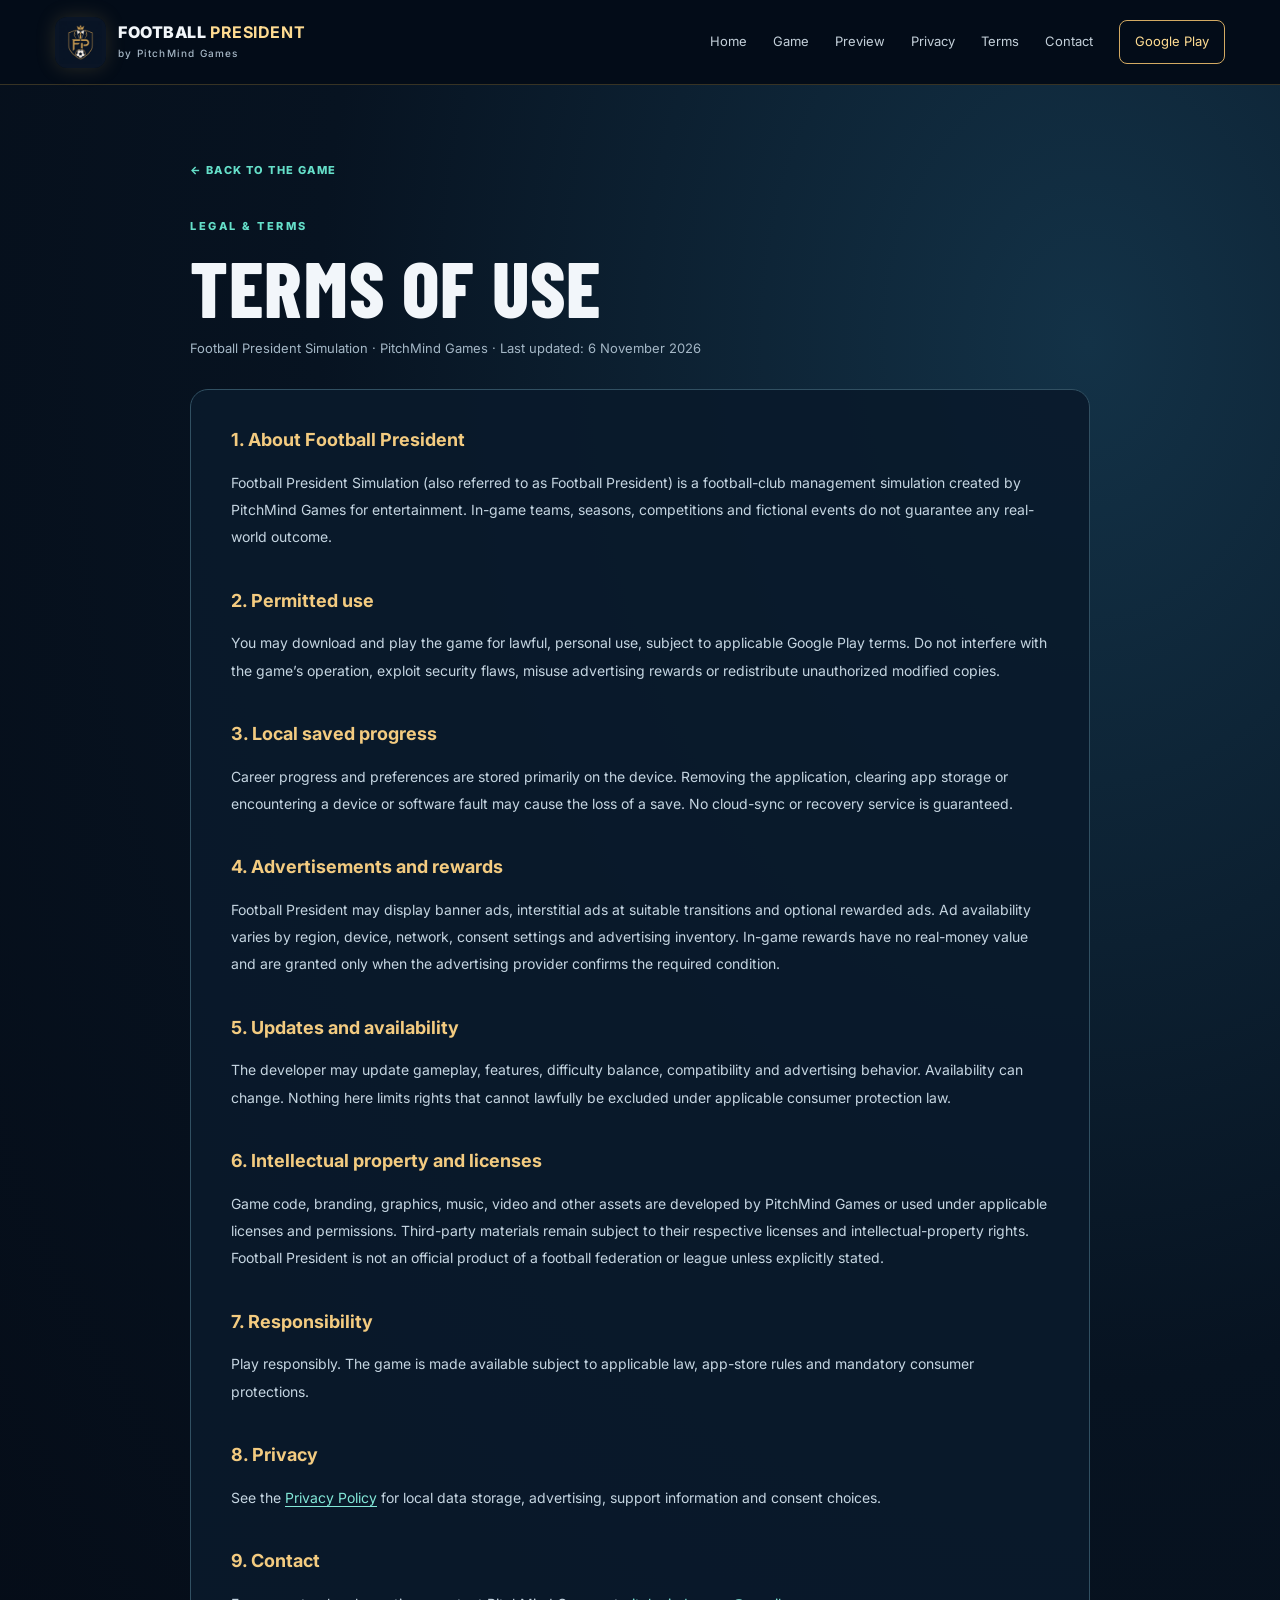
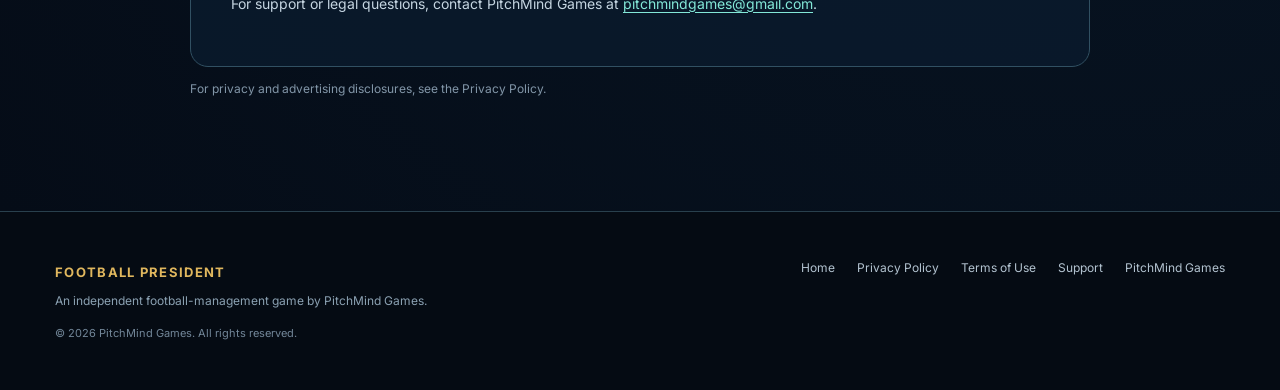
<file: terms.html>
<!doctype html>
<html lang="en"><head>
<meta charset="UTF-8"><meta name="viewport" content="width=device-width,initial-scale=1"><meta name="theme-color" content="#050e1b"><meta name="author" content="PitchMind Games">
<link rel="icon" href="assets/football-president-icon.png"><link rel="stylesheet" href="css/styles.css">
<title>Terms of Use — Football President Simulation</title>
<meta name="description" content="Terms of Use for Football President Simulation by PitchMind Games.">
</head><body><header class="topbar"><div class="container nav"><a aria-label="Football President home" class="brand" href="index.html"><img alt="Football President icon" src="assets/football-president-icon.png"/><span>FOOTBALL <b>PRESIDENT</b><small>by PitchMind Games</small></span></a><button aria-expanded="false" aria-label="Toggle menu" class="mobile-menu" id="menuButton">☰</button><nav id="siteNav"><a href="index.html">Home</a><a href="index.html#features">Game</a><a href="index.html#screens">Preview</a><a href="privacy.html">Privacy</a><a href="terms.html">Terms</a><a href="contact.html">Contact</a><a class="nav-download" href="index.html#release">Google Play</a></nav></div></header>
<main class="legal-page"><div class="container narrow"><a class="back-link" href="index.html">← BACK TO THE GAME</a>
<div class="legal-heading"><span class="eyebrow">LEGAL &amp; TERMS</span><h1>TERMS OF USE</h1><p>Football President Simulation · PitchMind Games · Last updated: 6 November 2026</p></div>
<article class="legal-panel"><h2>1. About Football President</h2>
<p>Football President Simulation (also referred to as Football President) is a football-club management simulation created by PitchMind Games for entertainment. In-game teams, seasons, competitions and fictional events do not guarantee any real-world outcome.</p>
<h2>2. Permitted use</h2>
<p>You may download and play the game for lawful, personal use, subject to applicable Google Play terms. Do not interfere with the game’s operation, exploit security flaws, misuse advertising rewards or redistribute unauthorized modified copies.</p>
<h2>3. Local saved progress</h2>
<p>Career progress and preferences are stored primarily on the device. Removing the application, clearing app storage or encountering a device or software fault may cause the loss of a save. No cloud-sync or recovery service is guaranteed.</p>
<h2>4. Advertisements and rewards</h2>
<p>Football President may display banner ads, interstitial ads at suitable transitions and optional rewarded ads. Ad availability varies by region, device, network, consent settings and advertising inventory. In-game rewards have no real-money value and are granted only when the advertising provider confirms the required condition.</p>
<h2>5. Updates and availability</h2>
<p>The developer may update gameplay, features, difficulty balance, compatibility and advertising behavior. Availability can change. Nothing here limits rights that cannot lawfully be excluded under applicable consumer protection law.</p>
<h2>6. Intellectual property and licenses</h2>
<p>Game code, branding, graphics, music, video and other assets are developed by PitchMind Games or used under applicable licenses and permissions. Third-party materials remain subject to their respective licenses and intellectual-property rights. Football President is not an official product of a football federation or league unless explicitly stated.</p>
<h2>7. Responsibility</h2>
<p>Play responsibly. The game is made available subject to applicable law, app-store rules and mandatory consumer protections.</p>
<h2>8. Privacy</h2>
<p>See the <a href="privacy.html">Privacy Policy</a> for local data storage, advertising, support information and consent choices.</p>
<h2>9. Contact</h2>
<p>For support or legal questions, contact PitchMind Games at <a href="mailto:pitchmindgames@gmail.com">pitchmindgames@gmail.com</a>.</p>
</article>
<p class="legal-footnote">For privacy and advertising disclosures, see the <a href="privacy.html">Privacy Policy</a>.</p>
</div></main><footer class="site-footer"><div class="container footer-inner"><div><strong>FOOTBALL PRESIDENT</strong><p>An independent football-management game by PitchMind Games.</p><small>© <span id="year"></span> PitchMind Games. All rights reserved.</small></div><div class="footer-menu"><a href="index.html">Home</a><a href="privacy.html">Privacy Policy</a><a href="terms.html">Terms of Use</a><a href="contact.html">Support</a><a href="https://flavjoshabani90.github.io/" rel="noopener noreferrer" target="_blank">PitchMind Games</a></div></div></footer><script src="js/site.js"></script></body></html>
</file>
<file: css/styles.css>
@import url('https://fonts.googleapis.com/css2?family=Barlow+Condensed:wght@500;600;700;800&family=Inter:wght@400;500;600;700;800&display=swap');
:root{--bg:#050c17;--navy:#0b1b2c;--card:#0e2132;--edge:#243d50;--gold:#e0b75e;--gold2:#ffdc92;--teal:#65dfc9;--text:#f2f6fa;--muted:#a5b6c5}*{box-sizing:border-box}html{scroll-behavior:smooth}body{margin:0;background:var(--bg);color:var(--text);font-family:'Inter',system-ui,-apple-system,Arial,sans-serif;line-height:1.65;overflow-x:hidden}a{color:inherit;text-decoration:none}button{font:inherit}img{max-width:100%;display:block}.container{width:min(1170px,calc(100% - 40px));margin-inline:auto}.topbar{position:sticky;top:0;z-index:100;background:rgba(4,13,25,.95);backdrop-filter:blur(18px);border-bottom:1px solid rgba(212,169,75,.25)}.nav{min-height:84px;display:flex;align-items:center;justify-content:space-between;gap:24px}.brand{display:flex;align-items:center;gap:12px;flex-shrink:0}.brand img{width:51px;height:51px;object-fit:contain;border-radius:12px;box-shadow:0 0 20px #e4b65e2c}.brand span{font-size:16px;font-weight:850;letter-spacing:.035em;line-height:1.12}.brand b{color:var(--gold2)}.brand small{display:block;color:var(--muted);font-size:10px;font-weight:500;letter-spacing:.12em;margin-top:6px}.nav nav{display:flex;align-items:center;gap:26px}.nav nav a{font-size:13px;color:#c4d0da;transition:.2s}.nav nav a:hover{color:var(--gold2)}.nav-download{border:1px solid #d3aa63;border-radius:8px;padding:10px 15px!important;color:var(--gold2)!important}.mobile-menu{display:none;cursor:pointer;background:#12263a;border:1px solid #4a677c;color:white;border-radius:7px;font-size:22px;padding:3px 12px}.eyebrow{font-size:11px;font-weight:800;color:var(--teal);letter-spacing:.23em}.hero{position:relative;min-height:630px;display:flex;align-items:center;isolation:isolate;background:radial-gradient(ellipse at 80% 30%,#143b53 0%,#061321 46%,#050c17 88%)}.hero-bg{position:absolute;inset:0;background:linear-gradient(90deg,#040d1b 3%,rgba(4,13,27,.92) 32%,rgba(4,13,27,.48) 100%),url('../assets/stadium-hero.webp') center/cover;z-index:-1;opacity:.82}.hero-inner{display:grid;grid-template-columns:1.15fr .85fr;gap:65px;align-items:center;padding:105px 0 90px}.hero h1,.section h2,.spotlight h2,.launch h2,.legal-heading h1{font-family:'Barlow Condensed','Arial Narrow',Arial,sans-serif;font-weight:800;font-stretch:condensed;letter-spacing:.015em;line-height:.92}.hero h1{font-size:clamp(70px,7vw,112px);margin:22px 0 22px}.hero h1 em,.section h2 em,.spotlight h2 em,.statement em{font-style:normal;color:var(--gold2)}.intro{font-size:17px;color:#ced9e3;max-width:590px;line-height:1.85}.intro strong{color:#fff}.hero-buttons{display:flex;gap:12px;flex-wrap:wrap;margin-top:34px}.btn{display:inline-flex;align-items:center;justify-content:center;gap:18px;min-height:50px;padding:14px 23px;font-size:12px;font-weight:800;letter-spacing:.075em;border-radius:8px;transition:transform .2s,box-shadow .2s,background .2s}.btn:hover{transform:translateY(-2px)}.btn-gold{color:#07121f;background:linear-gradient(130deg,#f9d582,#d9a955);box-shadow:0 5px 32px #d8ad5340}.btn-ghost{color:white;border:1px solid #576c80;background:#0a1c2ccc}.btn-ghost:hover{border-color:var(--teal)}.release-note{display:flex;align-items:center;gap:10px;font-size:10px;font-weight:800;letter-spacing:.17em;margin-top:35px;color:#b9cad3}.live-dot{width:7px;height:7px;background:var(--teal);border-radius:50%;box-shadow:0 0 14px var(--teal)}.hero-visual{position:relative;display:flex;flex-direction:column;align-items:center;justify-content:center;min-height:440px}.hero-aura{position:absolute;inset:3% 5%;border:1px solid #d6b66e38;border-radius:50%;box-shadow:inset 0 0 95px #43dace0d,0 0 80px #54d6c416}.hero-aura:before{content:'';position:absolute;inset:11%;border:1px solid #55d1d43b;border-radius:50%}.game-icon-large{position:relative;width:min(340px,75%);filter:drop-shadow(0 20px 40px #031119)}.game-icon-large img{border-radius:20px}.float-box{position:absolute;bottom:0;right:0;background:#071523eb;border:1px solid #c9a767;border-radius:14px;padding:17px 24px;box-shadow:0 14px 45px #0008;transform:rotate(-2deg)}.float-box span,.float-box small{display:block;font-size:10px;letter-spacing:.2em;color:#a9bfcf}.float-box strong{font-family:'Barlow Condensed',sans-serif;font-size:28px;display:block;color:var(--gold2);line-height:1.15}.stats{background:#0b1a29;border-block:1px solid #1d3443}.stat-grid{display:grid;grid-template-columns:repeat(4,1fr)}.stat-grid div{display:flex;align-items:center;gap:15px;padding:23px 12px;border-right:1px solid #29404b}.stat-grid div:last-child{border:0}.stat-grid b{font-family:'Barlow Condensed';font-size:33px;color:var(--gold)}.stat-grid span{font-size:10px;letter-spacing:.09em;font-weight:800;color:#bed0db}.section{padding:105px 0}.section-heading{max-width:690px;margin-bottom:42px}.section h2,.spotlight h2{font-size:clamp(52px,6vw,79px);margin:17px 0}.section-heading p{max-width:610px;color:var(--muted);font-size:16px}.feature-grid{display:grid;grid-template-columns:repeat(4,1fr);gap:14px}.feature-card{position:relative;min-height:230px;border:1px solid #294255;background:linear-gradient(154deg,#11283b,#091523);border-radius:17px;padding:27px;overflow:hidden}.feature-card:before{position:absolute;content:'';height:3px;width:55px;top:0;left:26px;background:var(--gold)}.feature-num{font-size:10px;color:var(--gold2);letter-spacing:.14em;font-weight:700}.feature-card h3{font-family:'Barlow Condensed';font-size:28px;margin:40px 0 10px;line-height:1}.feature-card p{font-size:13px;color:#afc1cf;line-height:1.8}.spotlight{background:#081523;border-block:1px solid #1b364a}.spotlight-grid{display:grid;grid-template-columns:1fr 1fr;gap:65px;align-items:center}.spotlight-picture{height:435px;position:relative;overflow:hidden}.spotlight-picture img{width:100%;height:100%;object-fit:cover}.picture-fade{position:absolute;inset:0;box-shadow:inset 0 0 70px #05101a;pointer-events:none}.spotlight-copy{padding:60px 0}.spotlight-copy p{color:#bed0da;max-width:450px;font-size:16px}.pills{display:flex;gap:10px;flex-wrap:wrap;margin-top:25px}.pills span{border:1px solid #365369;border-radius:50px;padding:8px 13px;font-size:11px;color:#c9dbe6}.gallery{display:grid;grid-template-columns:repeat(3,1fr);gap:20px}.gallery-card{overflow:hidden;background:#0e2030;border:1px solid #294153;border-radius:15px}.gallery-card img{height:260px;width:100%;object-fit:cover}.gallery-card h3{font-family:'Barlow Condensed';font-size:27px;margin:23px 23px 5px}.gallery-card p{font-size:13px;color:var(--muted);margin:0 23px 25px}.gallery-caption{color:#849baa;font-size:12px;margin-top:15px}.statement{text-align:center;padding:90px 0;background:radial-gradient(ellipse at center,#143d4b 0%,#071724 70%);border-block:1px solid #395455}.statement p{font-size:clamp(25px,4vw,48px);font-family:'Barlow Condensed';font-weight:800;letter-spacing:.045em;line-height:1.3;margin:0}.launch{padding:88px 0}.launch-box{display:grid;grid-template-columns:1fr auto;gap:50px;align-items:center;background:linear-gradient(120deg,#123046,#071724);border:1px solid #b38c47;border-radius:20px;padding:40px 46px}.launch h2{font-size:55px;margin:15px 0}.launch p{max-width:630px;color:var(--muted);font-size:14px}.launch-action{display:flex;align-items:flex-end;flex-direction:column;gap:18px}.pending{font-size:11px;font-weight:800;letter-spacing:.12em;background:#172837;border:1px solid #50677d;border-radius:10px;padding:16px;color:#bed1db}.launch-action a{font-size:11px;font-weight:700;color:var(--gold2)}.site-footer{border-top:1px solid #29404d;background:#050b13;padding:46px 0}.footer-inner{display:flex;justify-content:space-between;gap:30px}.footer-inner strong{color:var(--gold);font-size:13px;letter-spacing:.1em}.footer-inner p{color:#8ba1b2;font-size:12px;margin:7px 0}.footer-inner small{color:#728698;font-size:11px}.footer-menu{display:flex;align-items:flex-start;gap:22px;flex-wrap:wrap}.footer-menu a{color:#b3c3d0;font-size:12px}.footer-menu a:hover,.legal-panel a:hover{color:var(--gold2)}.legal-page{min-height:75vh;padding:70px 0 100px;background:radial-gradient(ellipse at 85% 15%,#133247 0%,#071321 50%,#050c17 100%)}.narrow{max-width:900px}.back-link{font-weight:800;letter-spacing:.13em;color:var(--teal);font-size:11px}.legal-heading{margin:30px 0}.legal-heading h1{font-size:clamp(50px,8vw,78px);margin:14px 0}.legal-heading p{font-size:13px;color:#a4b7c6}.legal-panel{border:1px solid #315062;background:#091a2be9;border-radius:18px;padding:35px 40px}.legal-panel h2{font-size:18px;margin:35px 0 9px;color:#f3cb80}.legal-panel h2:first-child{margin-top:0}.legal-panel p{font-size:14px;line-height:1.95;color:#c5d5e1}.legal-panel a,.contact-bottom a{color:#83e8d8;text-decoration:underline;text-underline-offset:3px}.legal-footnote{color:#8296a8;font-size:12px}.contact-grid{display:grid;grid-template-columns:1fr 1fr;gap:20px}.contact-card{background:#0b2031;border:1px solid #355166;border-radius:18px;padding:32px}.contact-card h2{font-size:21px;margin:20px 0 9px}.contact-card p{color:var(--muted);font-size:14px;min-height:90px}.contact-symbol{height:48px;width:48px;border:1px solid var(--gold);color:var(--gold);border-radius:14px;display:grid;place-items:center;font-size:29px}.contact-bottom{text-align:center;margin-top:35px;font-size:13px;color:var(--muted)}
@media(max-width:980px){.feature-grid{grid-template-columns:repeat(2,1fr)}.hero-inner{gap:20px}.nav nav{gap:14px}.stat-grid{grid-template-columns:repeat(2,1fr)}.stat-grid div{border-bottom:1px solid #29404b}.spotlight-grid{gap:35px}.gallery-card img{height:190px}}
@media(max-width:680px){.container{width:min(100% - 28px,1170px)}.nav{min-height:65px}.brand img{width:42px;height:42px}.brand span{font-size:13px}.mobile-menu{display:block}.nav nav{display:none;position:absolute;top:65px;left:0;right:0;background:#071728;border-bottom:1px solid #365065;flex-direction:column;align-items:stretch;padding:18px 24px;gap:0}.nav nav.open{display:flex}.nav nav a{padding:11px 0}.nav nav .nav-download{padding:10px 15px!important;margin-top:10px;text-align:center}.hero-inner{grid-template-columns:1fr;padding:65px 0 52px;gap:34px}.hero h1{font-size:71px}.intro{font-size:14px}.hero-visual{min-height:300px}.game-icon-large{width:230px}.float-box{bottom:0;right:0;padding:12px}.float-box strong{font-size:19px}.float-box span,.float-box small{font-size:9px}.stat-grid div{gap:10px;padding:15px 5px}.stat-grid b{font-size:25px}.stat-grid span{font-size:9px}.section{padding:68px 0}.section h2,.spotlight h2{font-size:58px}.feature-grid{grid-template-columns:1fr}.feature-card{min-height:175px}.feature-card h3{margin-top:20px}.spotlight-grid{grid-template-columns:1fr}.spotlight-picture{height:260px}.spotlight-copy{padding:28px 0 55px}.gallery{grid-template-columns:1fr}.gallery-card img{height:225px}.statement{padding:60px 0}.launch-box{grid-template-columns:1fr;padding:26px;gap:15px}.launch h2{font-size:46px}.launch-action{align-items:flex-start}.footer-inner{flex-direction:column}.legal-page{padding:50px 0 70px}.legal-panel{padding:22px}.contact-grid{grid-template-columns:1fr}.contact-card p{min-height:auto}}
@media(prefers-reduced-motion:reduce){html{scroll-behavior:auto}*{transition:none!important}}

/* === Official game screenshot gallery and hidden-world teaser === */
html{scroll-padding-top:92px}
a:focus-visible,button:focus-visible{outline:3px solid var(--teal);outline-offset:3px}
.hero-visual{min-height:575px}
.hero-aura{inset:4% -2%;border-radius:50%}
.hero-phone{position:relative;z-index:1;background:#020912;border:6px solid #142b42;border-radius:30px;padding:9px 8px 8px;box-shadow:0 40px 80px #000b,0 0 0 2px #d6ae5a55,0 0 70px #61dce51c;width:min(292px,79%);transform:rotate(3deg);transition:transform .3s}
.hero-phone:hover{transform:rotate(0deg) translateY(-5px)}
.hero-phone img{width:100%;height:auto;border-radius:15px;display:block}
.phone-camera{position:absolute;z-index:2;top:13px;left:50%;width:36px;height:5px;transform:translateX(-50%);border-radius:99px;background:#263847;border:1px solid #536070}
.hero-visual .float-box{z-index:2;bottom:62px;right:-18px}
.hero-visual-label{position:absolute;bottom:6px;left:4px;z-index:2;color:#aec7d5;font-size:10px;letter-spacing:.22em;font-weight:800}
.rarity-section{background:radial-gradient(ellipse at 50% 60%,#132d3e,#081521 75%);border-block:1px solid #264259}
.rarity-grid{display:grid;grid-template-columns:1fr 1fr;gap:22px}
.rarity-card{position:relative;min-height:318px;border-radius:22px;padding:30px 34px;isolation:isolate;overflow:hidden;border:1px solid #365067;background:linear-gradient(135deg,#162b40,#081625)}
.rarity-card:before{content:'';position:absolute;z-index:-1;width:370px;height:370px;right:-130px;top:-180px;border-radius:50%;filter:blur(9px);background:radial-gradient(circle,#ffcb6544,transparent 70%)}
.genius-card:before{background:radial-gradient(circle,#6fddee33,transparent 70%)}
.rarity-card:after{content:'';position:absolute;inset:12px;border:1px solid #d9b4671a;border-radius:13px;z-index:-1}
.rarity-top{display:flex;justify-content:space-between;color:#9cb1c2;font-size:10px;letter-spacing:.17em;font-weight:800}
.rarity-symbol{position:absolute;right:40px;top:57px;font-size:120px;line-height:1;color:#f3c56a3e;text-shadow:0 0 65px #eab4584d}
.genius-card .rarity-symbol{color:#7ddce755;text-shadow:0 0 60px #5de1e644}
.rarity-tag{display:inline-block;color:#ffdb8c;letter-spacing:.22em;font-weight:800;font-size:13px;border:1px solid #d5ad60;border-radius:60px;padding:9px 20px;margin:64px 0 16px;background:#bb922821}
.genius-card .rarity-tag{color:#9bf0ff;border-color:#73c6d3;background:#53bfd025}
.rarity-card h3{font-family:'Barlow Condensed',Arial,sans-serif;font-size:37px;letter-spacing:.01em;margin:0 0 5px}
.rarity-card p{position:relative;max-width:365px;color:#b7c9d5;font-size:13px;margin:0;line-height:1.85}
.screens-section{background:#07121f}
.screens-section .section-heading{max-width:800px}
.gallery-toolbar{display:flex;align-items:center;justify-content:space-between;gap:18px;margin-bottom:22px}
.gallery-filters{display:flex;flex-wrap:wrap;gap:9px}
.filter-button{cursor:pointer;padding:12px 16px;background:#0d2435;color:#c4d5df;border:1px solid #375065;border-radius:9px;font-size:11px;font-weight:800;letter-spacing:.075em;transition:.2s}
.filter-button.active,.filter-button:hover{background:#e8c06a;color:#101b28;border-color:#fce2a5}
.filter-button span{opacity:.7;margin-left:4px}
.gallery-tip{font-size:10px;color:#92aabf;font-weight:750;letter-spacing:.1em;white-space:nowrap}
.screenshot-grid{display:grid;grid-template-columns:repeat(4,minmax(0,1fr));gap:19px}
.shot-card{min-width:0;overflow:hidden;border-radius:18px;background:linear-gradient(135deg,#102437,#091724);border:1px solid #2c485b;transition:border-color .2s,transform .2s}
.shot-card:hover{transform:translateY(-4px);border-color:#d4ab58}
.shot-card[hidden]{display:none}
.shot-view{display:block;cursor:zoom-in;width:100%;padding:0;border:0;background:#050e19}
.shot-image{display:block;position:relative;overflow:hidden;aspect-ratio:3/4.4;background:#04111e}
.shot-image img{width:100%;height:100%;object-fit:cover;object-position:top;transition:transform .35s;display:block}
.shot-view:hover .shot-image img{transform:scale(1.04)}
.shot-hover{position:absolute;inset:auto 0 0;display:flex;justify-content:space-between;align-items:center;padding:35px 16px 15px;background:linear-gradient(transparent,#03121ff2);color:#ffe2a2;font-size:10px;font-weight:800;letter-spacing:.1em;opacity:0;transition:opacity .2s}
.shot-hover span{font-size:23px}
.shot-view:hover .shot-hover,.shot-view:focus-visible .shot-hover{opacity:1}
.shot-copy{padding:17px 18px 21px}
.shot-copy>span{color:var(--gold);font-size:10px;font-weight:800;letter-spacing:.17em;text-transform:uppercase}
.shot-copy h3{font-size:27px;line-height:1.1;font-family:'Barlow Condensed',Arial,sans-serif;margin:7px 0 6px}
.shot-copy p{font-size:12px;color:#a9c0ce;margin:0;line-height:1.6}
.gallery-caption{margin-top:23px}
.galaxy-teaser{position:relative;isolation:isolate;overflow:hidden;padding:118px 0;border-block:1px solid #445075;background:radial-gradient(ellipse at 52% 49%,#273266 0%,#111b3b 31%,#061124 77%)}
.galaxy-stars{position:absolute;inset:0;z-index:-1;pointer-events:none;opacity:.85;background-image:radial-gradient(1px 1px at 10% 15%,#fff,transparent),radial-gradient(2px 2px at 68% 27%,#e2c7ff,transparent),radial-gradient(1px 1px at 80% 76%,#fff,transparent),radial-gradient(1px 1px at 32% 66%,#fff,transparent),radial-gradient(2px 2px at 44% 83%,#c9bfff,transparent),radial-gradient(1px 1px at 91% 12%,#fff,transparent),radial-gradient(1px 1px at 20% 84%,#d6faff,transparent);background-size:310px 270px,450px 350px,420px 350px,280px 270px,500px 430px,370px 290px,310px 300px}
.galaxy-content{max-width:840px;text-align:center}
.galaxy-mark{font-size:44px;color:#b5e9ff;letter-spacing:.28em;text-shadow:0 0 40px #97baff}
.galaxy-mark span{color:#fbd48b;font-size:66px}
.galaxy-eyebrow{display:inline-block;margin-top:5px;color:#adbdff}
.galaxy-content h2{font-family:'Barlow Condensed',Arial,sans-serif;font-size:clamp(50px,7vw,92px);line-height:.95;margin:20px 0 12px;font-weight:800}
.galaxy-content h2 em{font-style:normal;color:#bfc8ff;text-shadow:0 0 35px #8c88ff7a}
.galaxy-title{color:#f9dcac;font-size:clamp(18px,3vw,27px);letter-spacing:.27em;font-weight:850;margin:26px 0 20px}
.galaxy-content p{max-width:670px;margin:0 auto 26px;font-size:16px;color:#c5d1ed;line-height:1.9}
.galaxy-secret{display:inline-flex;align-items:center;gap:10px;padding:12px 20px;border:1px solid #9889bd;color:#d6d5ff;border-radius:80px;background:#151d3cb0;font-size:10px;font-weight:800;letter-spacing:.14em}
.secret-dot{width:7px;height:7px;background:#beaaff;border-radius:50%;box-shadow:0 0 15px #beaaff}
.galaxy-content small{display:block;margin-top:14px;color:#9aa8c8;font-size:11px}
.developer-strip{background:#081420;border-top:1px solid #294054;padding:34px 0}
.developer-inner{display:flex;align-items:center;justify-content:center;gap:24px}
.developer-inner img{width:105px;height:105px;object-fit:contain;border-radius:18px}
.developer-inner h2{font-family:'Barlow Condensed',Arial,sans-serif;font-size:33px;line-height:1;margin:6px 0}
.developer-inner p{font-size:12px;color:#9db1bf;margin:0}
.image-lightbox{position:fixed;width:min(910px,calc(100vw - 26px));max-width:none;max-height:calc(100dvh - 26px);height:calc(100dvh - 26px);padding:0 20px 14px;border:1px solid #9c834f;border-radius:18px;background:#04101f;color:#fff;box-shadow:0 30px 100px #000d}
.image-lightbox::backdrop{background:#01040bea;backdrop-filter:blur(9px)}
.image-lightbox[open]{display:flex;flex-direction:column}
.lightbox-top{display:flex;align-items:center;justify-content:space-between;gap:15px;flex:0 0 54px}
.lightbox-counter{font-size:11px;font-weight:800;color:#d1bd8f;letter-spacing:.15em}
.lightbox-close{cursor:pointer;font-size:19px;color:#fff;background:#14283b;border:1px solid #637587;padding:6px 13px;border-radius:9px}
.lightbox-body{min-height:0;position:relative;display:flex;align-items:center;justify-content:center;flex:1}
.lightbox-body img{height:100%;width:auto;max-width:100%;object-fit:contain;filter:drop-shadow(0 12px 28px #0009)}
.lightbox-nav{position:absolute;z-index:2;top:50%;transform:translateY(-50%);border:1px solid #75869b;background:#06192de6;color:white;border-radius:50%;width:46px;height:46px;font-size:32px;line-height:1;cursor:pointer}
.lightbox-nav.previous{left:3px}.lightbox-nav.next{right:3px}
.lightbox-title{font-family:'Barlow Condensed',Arial,sans-serif;font-size:23px;font-weight:700;text-align:center;margin:9px 0 0}
.lightbox-hint{text-align:center;color:#8fa8bb;font-size:10px;margin:2px 0 0}
@media(max-width:1100px){.nav nav{gap:13px}.nav nav a{font-size:11px}.screenshot-grid{grid-template-columns:repeat(3,minmax(0,1fr))}.hero-visual .float-box{right:0}}
@media(max-width:980px){.hero-visual{min-height:500px}.hero-phone{width:min(260px,78%)}.screenshot-grid{grid-template-columns:repeat(3,minmax(0,1fr))}.gallery-tip{display:none}}
@media(max-width:680px){html{scroll-padding-top:67px}.hero-inner{padding:67px 0 43px}.hero-visual{min-height:478px}.hero-phone{width:240px;max-width:74%}.hero-visual .float-box{bottom:52px;right:1px}.hero-visual-label{left:8px}.rarity-grid{grid-template-columns:1fr}.rarity-card{min-height:280px;padding:25px}.rarity-symbol{top:39px}.rarity-tag{margin-top:50px}.screens-section .section-heading{margin-bottom:26px}.gallery-toolbar{margin-bottom:16px}.gallery-filters{gap:7px}.filter-button{font-size:10px;padding:10px 12px}.screenshot-grid{grid-template-columns:repeat(2,minmax(0,1fr));gap:12px}.shot-copy{padding:13px 12px 17px}.shot-copy h3{font-size:22px}.shot-copy p{font-size:11px}.shot-copy>span{font-size:9px}.shot-hover{opacity:1;padding:15px 9px 9px;font-size:9px}.galaxy-teaser{padding:82px 0}.galaxy-content p{font-size:14px}.galaxy-title{letter-spacing:.12em}.galaxy-secret{letter-spacing:.06em;padding:11px}.developer-inner img{width:80px;height:80px}.developer-inner h2{font-size:27px}.image-lightbox{padding:0 7px 12px}.lightbox-nav{width:38px;height:38px;font-size:25px}.lightbox-nav.previous{left:0}.lightbox-nav.next{right:0}}
@media(max-width:370px){.hero h1{font-size:59px}.screenshot-grid{gap:9px}.filter-button{padding:8px 9px}.shot-copy h3{font-size:20px}}
@media(prefers-reduced-motion:reduce){.hero-phone:hover{transform:rotate(3deg)}.shot-card:hover{transform:none}.shot-view:hover .shot-image img{transform:none}}

/* Show real game imagery rather than the earlier text-heavy stadium promo background. */
.hero-bg{background:radial-gradient(ellipse at 75% 38%,#224b5e63,transparent 55%),linear-gradient(120deg,#071727,#04111e 63%,#0b2638);opacity:1}
.spotlight-picture{display:flex;align-items:center;justify-content:center;border:1px solid #314b5f;border-radius:20px;background:radial-gradient(ellipse at center,#22516a 0%,#0a2336 45%,#061420 92%)}
.spotlight-picture img{height:100%;width:auto;max-width:100%;object-fit:contain;border-radius:13px;filter:drop-shadow(0 10px 30px #000b)}
.spotlight-picture .picture-fade{box-shadow:inset 0 0 45px #061420; border-radius:20px}
</file>
